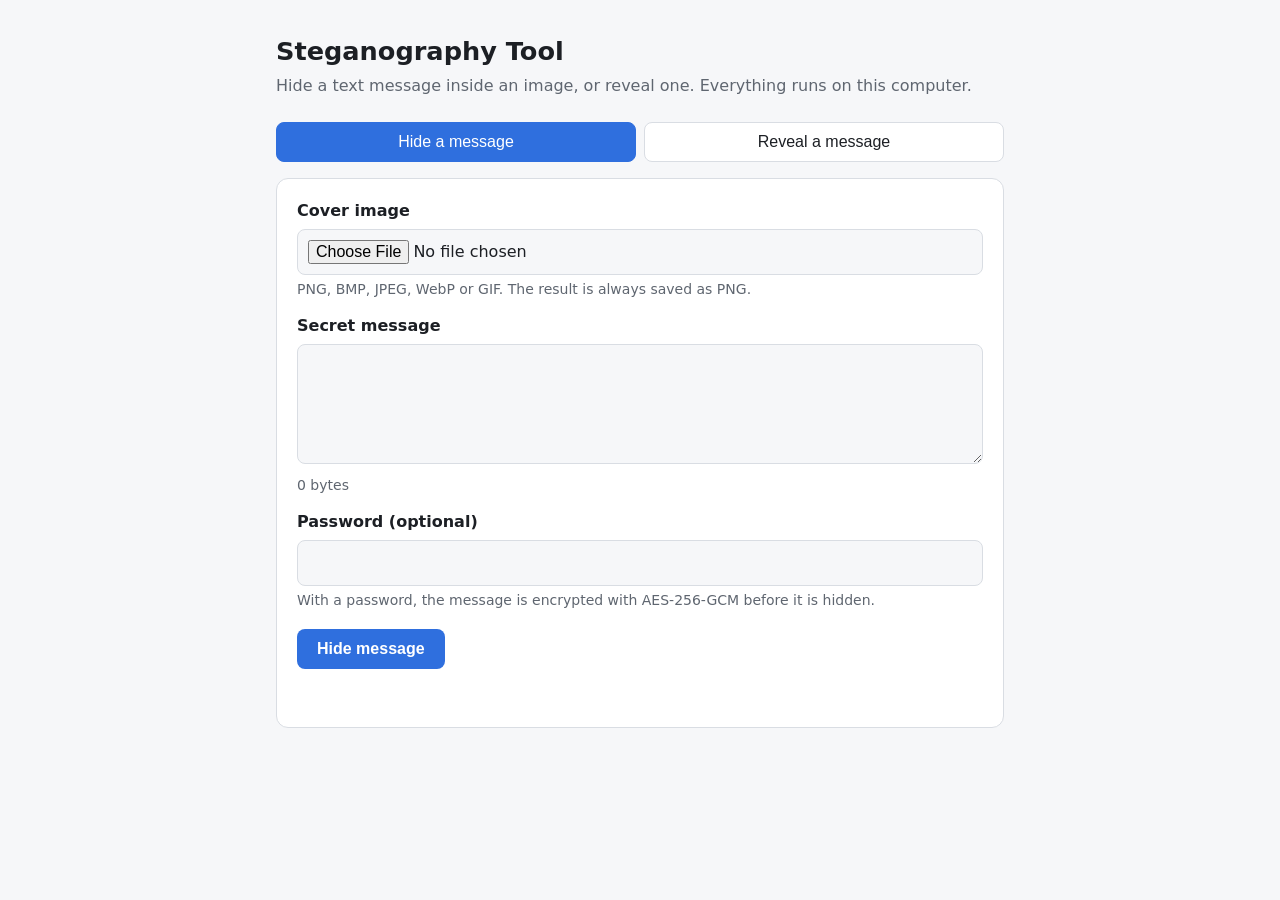
<file: homeworks/Homework6/web-based steganography tool/DEMO/templates/index.html>
<!doctype html>
<html lang="en">
<head>
<meta charset="utf-8">
<meta name="viewport" content="width=device-width, initial-scale=1">
<title>Stego Demo</title>
<style>
  :root { --bg:#f6f7f9; --card:#fff; --text:#1c1f24; --muted:#5f6670; --border:#d9dde3;
          --accent:#2f6fde; --accent-text:#fff; --err:#b3261e; --ok:#1e7a3c; }
  @media (prefers-color-scheme: dark) {
    :root { --bg:#14161a; --card:#1d2026; --text:#e7e9ec; --muted:#9aa1ab; --border:#33373f;
            --accent:#6c9ef8; --accent-text:#0d1117; --err:#f2827a; --ok:#6fd08f; }
  }
  * { box-sizing: border-box; }
  body { margin:0; background:var(--bg); color:var(--text);
         font:16px/1.5 system-ui, -apple-system, "Segoe UI", sans-serif; }
  main { max-width: 760px; margin: 0 auto; padding: 32px 16px 64px; }
  h1 { font-size: 1.6rem; margin: 0 0 4px; }
  .sub { color: var(--muted); margin: 0 0 24px; }
  .tabs { display:flex; gap:8px; margin-bottom:16px; }
  .tabs button { flex:1; padding:10px; border:1px solid var(--border); background:var(--card);
                 color:var(--text); border-radius:8px; font-size:1rem; cursor:pointer; }
  .tabs button[aria-selected="true"] { background:var(--accent); color:var(--accent-text); border-color:var(--accent); }
  section { background:var(--card); border:1px solid var(--border); border-radius:12px; padding:20px; }
  label { display:block; font-weight:600; margin:14px 0 6px; }
  label:first-child { margin-top:0; }
  input[type=file], input[type=password], textarea { width:100%; padding:10px; font:inherit;
      border:1px solid var(--border); border-radius:8px; background:var(--bg); color:var(--text); }
  textarea { min-height:120px; resize:vertical; }
  .hint { color:var(--muted); font-size:.875rem; margin-top:4px; }
  .go { margin-top:18px; padding:11px 20px; border:0; border-radius:8px; background:var(--accent);
        color:var(--accent-text); font-size:1rem; font-weight:600; cursor:pointer; }
  .go:disabled { opacity:.6; cursor:wait; }
  .status { margin-top:14px; min-height:1.5em; }
  .status.err { color:var(--err); } .status.ok { color:var(--ok); }
  .result img { max-width:100%; border:1px solid var(--border); border-radius:8px; margin-top:12px; }
  .result a { display:inline-block; margin-top:10px; color:var(--accent); font-weight:600; }
  pre { white-space:pre-wrap; word-break:break-word; background:var(--bg); border:1px solid var(--border);
        border-radius:8px; padding:12px; margin-top:12px; }
  [hidden] { display:none !important; }
</style>
</head>
<body>
<main>
  <h1>Steganography Tool</h1>
  <p class="sub">Hide a text message inside an image, or reveal one. Everything runs on this computer.</p>

  <div class="tabs" role="tablist">
    <button role="tab" aria-selected="true" data-tab="hide">Hide a message</button>
    <button role="tab" aria-selected="false" data-tab="reveal">Reveal a message</button>
  </div>

  <section id="hide">
    <form id="encodeForm">
      <label for="encImage">Cover image</label>
      <input id="encImage" name="image" type="file" accept="image/png,image/bmp,image/jpeg,image/webp,image/gif" required>
      <div class="hint" id="capacity">PNG, BMP, JPEG, WebP or GIF. The result is always saved as PNG.</div>

      <label for="message">Secret message</label>
      <textarea id="message" name="message" required></textarea>
      <div class="hint" id="msgSize">0 bytes</div>

      <label for="encPass">Password (optional)</label>
      <input id="encPass" name="password" type="password" autocomplete="new-password">
      <div class="hint">With a password, the message is encrypted with AES-256-GCM before it is hidden.</div>

      <button class="go" type="submit">Hide message</button>
      <div class="status" role="status"></div>
      <div class="result" hidden>
        <img alt="Image with hidden message">
        <a download="stego.png">Download stego.png</a>
      </div>
    </form>
  </section>

  <section id="reveal" hidden>
    <form id="decodeForm">
      <label for="decImage">Image with a hidden message</label>
      <input id="decImage" name="image" type="file" accept="image/png,image/bmp" required>
      <div class="hint">Use the PNG this tool produced. Re-saving or compressing it destroys the message.</div>

      <label for="decPass">Password (if one was used)</label>
      <input id="decPass" name="password" type="password" autocomplete="off">

      <button class="go" type="submit">Reveal message</button>
      <div class="status" role="status"></div>
      <pre class="result" hidden></pre>
    </form>
  </section>
</main>

<script>
document.querySelectorAll('.tabs button').forEach(btn => btn.addEventListener('click', () => {
  document.querySelectorAll('.tabs button').forEach(b => b.setAttribute('aria-selected', b === btn));
  document.getElementById('hide').hidden = btn.dataset.tab !== 'hide';
  document.getElementById('reveal').hidden = btn.dataset.tab !== 'reveal';
}));

let cap = null;
const msg = document.getElementById('message'), msgSize = document.getElementById('msgSize');
function updateSize() {
  const n = new TextEncoder().encode(msg.value).length;
  msgSize.textContent = cap === null ? `${n} bytes` : `${n} bytes of about ${cap} available`;
}
msg.addEventListener('input', updateSize);

document.getElementById('encImage').addEventListener('change', async e => {
  const capEl = document.getElementById('capacity');
  cap = null; updateSize();
  if (!e.target.files[0]) return;
  const fd = new FormData(); fd.append('image', e.target.files[0]);
  const r = await fetch('/api/capacity', { method: 'POST', body: fd });
  const j = await r.json().catch(() => ({ error: 'Unexpected server response.' }));
  if (j.error) { capEl.textContent = j.error; return; }
  cap = j.capacity;
  capEl.textContent = `This image can hold about ${cap.toLocaleString()} bytes (password adds 44 bytes of overhead).`;
  updateSize();
});

async function submit(form, url, onOk) {
  const btn = form.querySelector('.go'), status = form.querySelector('.status'), result = form.querySelector('.result');
  btn.disabled = true; result.hidden = true;
  status.className = 'status'; status.textContent = 'Working…';
  try {
    const r = await fetch(url, { method: 'POST', body: new FormData(form) });
    const j = await r.json().catch(() => ({ error: `Server error (${r.status}).` }));
    if (j.error) { status.className = 'status err'; status.textContent = j.error; return; }
    status.className = 'status ok';
    onOk(j, status, result);
    result.hidden = false;
  } catch (err) {
    status.className = 'status err'; status.textContent = 'Could not reach the server. Is app.py running?';
  } finally { btn.disabled = false; }
}

document.getElementById('encodeForm').addEventListener('submit', e => {
  e.preventDefault();
  submit(e.target, '/api/encode', (j, status, result) => {
    status.textContent = 'Message hidden. Download the PNG below.';
    result.querySelector('img').src = j.image;
    result.querySelector('a').href = j.image;
  });
});

document.getElementById('decodeForm').addEventListener('submit', e => {
  e.preventDefault();
  submit(e.target, '/api/decode', (j, status, result) => {
    status.textContent = 'Hidden message found:';
    result.textContent = j.message;  // textContent, never innerHTML: the message is untrusted
  });
});
</script>
</body>
</html>
</file>
